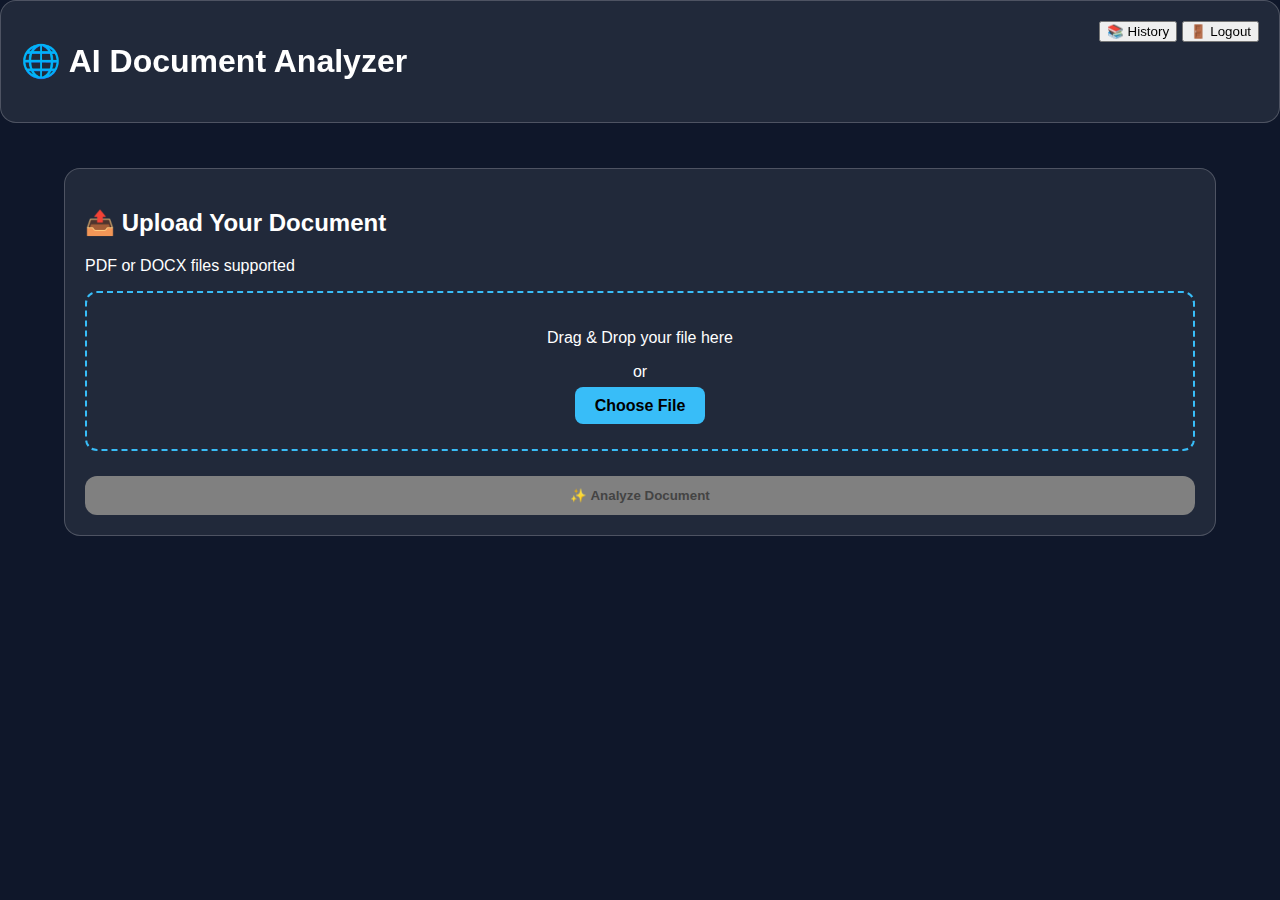
<file: src/main/resources/static/index.html>
<!DOCTYPE html>
<html lang="en">
<head>
    <meta charset="UTF-8">
    <title>AI Document Analyzer</title>

    <style>
        body {
            margin: 0;
            background: #0f172a;
            color: white;
            font-family: "Inter", sans-serif;
        }

        header {
            display: flex;
            justify-content: space-between;
            padding: 20px;
            background: rgba(255,255,255,0.05);
            backdrop-filter: blur(10px);
            border-bottom: 1px solid rgba(255,255,255,0.1);
        }

        .container { width: 90%; margin: auto; padding-top: 20px; }

        .glass-nav, .card {
            background: rgba(255,255,255,0.08);
            border: 1px solid rgba(255,255,255,0.2);
            border-radius: 16px;
            padding: 20px;
            margin-bottom: 25px;
        }

        .drop-area {
            padding: 20px;
            border: 2px dashed #38bdf8;
            border-radius: 12px;
            text-align: center;
            margin-bottom: 10px;
        }

        .drop-area.dragover {
            background: rgba(56,189,248,0.2);
            border-color: white;
        }

        .upload-label {
            padding: 10px 20px;
            background: #38bdf8;
            border-radius: 8px;
            color: black;
            cursor: pointer;
            font-weight: bold;
        }
        .upload-label input { display: none; }

        .selected-file {
            font-size: 0.9rem;
            margin-top: 8px;
            color: #38bdf8;
        }

        .btn {
            padding: 12px 20px;
            border-radius: 12px;
            border: none;
            cursor: pointer;
            font-weight: bold;
            width: 100%;
            margin-top: 15px;
        }

        .primary-btn { background: #38bdf8; color: black; }
        .primary-btn:disabled {
            background: gray;
            color: #444;
            cursor: not-allowed;
        }

        .chat-box {
            background: rgba(255,255,255,0.05);
            padding: 12px;
            height: 250px;
            overflow-y: auto;
            border-radius: 12px;
            margin-bottom: 10px;
        }

        .user-msg {
            background: #38bdf8;
            color: black;
            padding: 10px;
            margin: 8px;
            border-radius: 12px;
            text-align: right;
        }

        .ai-msg {
            background: rgba(255,255,255,0.1);
            padding: 10px;
            margin: 8px;
            border-radius: 12px;
        }

        textarea {
            width: 100%;
            height: 60px;
            border-radius: 12px;
            border: none;
            padding: 10px;
        }

        .hidden { display: none; }

        .loading { display: none; margin-top: 10px; color: #38bdf8; }
        .progress-container { height: 8px; background: #1e293b; border-radius: 6px; display: none; }
        .progress-bar { height: 8px; width: 0%; background: #38bdf8; border-radius: 6px; }
    </style>
</head>

<body>

<header class="glass-nav">
    <h1 class="logo">🌐 AI Document Analyzer</h1>
    <div>
        <button onclick="goHistory()">📚 History</button>
        <button onclick="logout()">🚪 Logout</button>
    </div>
</header>

<div class="container">

    <!-- Upload Section -->
    <div class="card" id="uploadSection">
        <h2>📤 Upload Your Document</h2>
        <p>PDF or DOCX files supported</p>

        <div id="dropArea" class="drop-area">
            <p>Drag & Drop your file here</p>
            <p>or</p>

            <label class="upload-label">
                Choose File
                <input type="file" id="fileInput" accept=".pdf,.docx" onchange="showFileName()">
            </label>

            <p id="fileNameLabel" class="selected-file"></p>
        </div>

        <button class="btn primary-btn" id="analyzeBtn" onclick="uploadFile()" disabled>
            ✨ Analyze Document
        </button>

        <div id="progressContainer" class="progress-container">
            <div id="progressBar" class="progress-bar"></div>
        </div>

        <div id="loading" class="loading">⏳ Analyzing...</div>
    </div>

    <!-- Analysis Result -->
    <div class="card hidden" id="analysisBox">
        <h2>📊 AI Analysis</h2>

        <h3>Summary</h3>
        <p id="summary"></p>

        <h3>Keywords</h3>
        <p id="keywords"></p>

        <h3>Sentiment</h3>
        <p id="sentiment"></p>
    </div>

    <!-- Chat Section -->
    <div class="card hidden" id="chatSection">
        <h2>💬 Chat With Document</h2>
        <div id="chatBox" class="chat-box"></div>
        <textarea id="chatInput" placeholder="Ask anything..."></textarea>
        <button class="btn" onclick="sendChat()">Send ➤</button>
        <button class="btn" onclick="saveChatHistory()">💾 Save Conversation</button>
    </div>

</div>



</body>
</html>
</file>
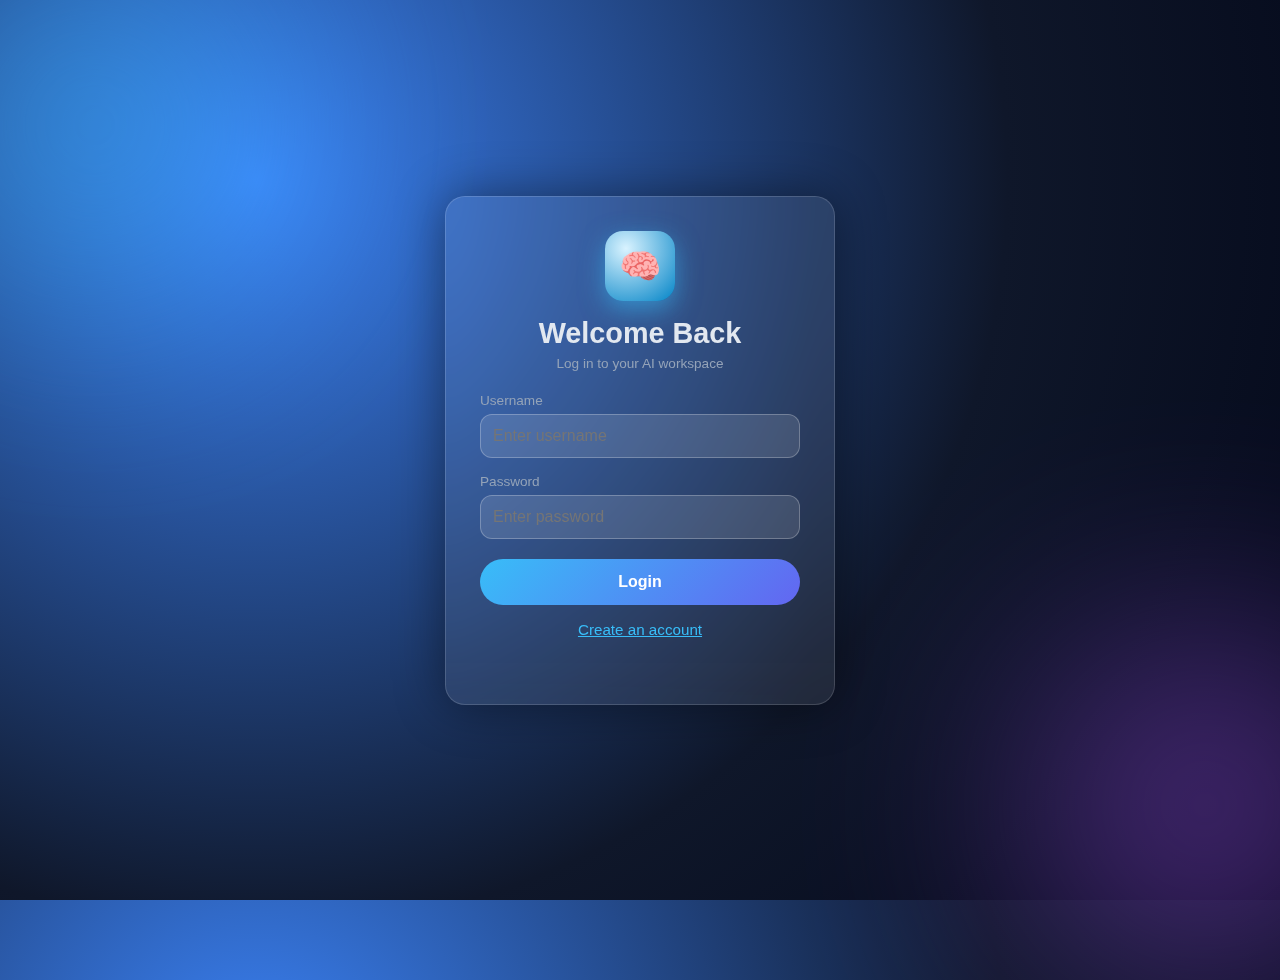
<file: src/main/resources/static/login.html>
<!DOCTYPE html>
<html lang="en">
<head>
    <meta charset="UTF-8">
    <title>Login - AI Document Analyzer</title>

    <style>
        * {
            margin: 0;
            padding: 0;
            box-sizing: border-box;
            font-family: "Inter", sans-serif;
        }

        :root {
            --glass-bg: rgba(255, 255, 255, 0.08);
            --text: #e2e8f0;
            --muted: #94a3b8;
            --accent: #38bdf8;
            --danger: #ef4444;
        }

        body {
            height: 100vh;
            background: radial-gradient(circle at 20% 20%, #3b82f6, #0f172a 60%, #020617 100%);
            display: flex;
            justify-content: center;
            align-items: center;
            overflow: hidden;
            color: var(--text);
            position: relative;
        }

        /* Blur glowing background blobs */
        .blob {
            position: absolute;
            width: 350px;
            height: 350px;
            border-radius: 50%;
            filter: blur(120px);
            opacity: 0.45;
            animation: float 10s infinite ease-in-out alternate;
            z-index: -1;
        }

        .blob.one { background: #38bdf8; left: -80px; top: -50px; }
        .blob.two { background: #a855f7; right: -100px; bottom: -80px; animation-duration: 15s; }

        @keyframes float {
            0% { transform: translate(0,0); }
            100% { transform: translate(40px,30px); }
        }

        /* Card */
        .card {
            width: 390px;
            padding: 34px;
            border-radius: 20px;
            background: var(--glass-bg);
            backdrop-filter: blur(18px);
            border: 1px solid rgba(255,255,255,0.15);
            box-shadow: 0 0 50px rgba(0,0,0,0.45);
            animation: fadeIn 1s ease;
        }

        @keyframes fadeIn {
            from { opacity: 0; transform: translateY(15px); }
            to { opacity: 1; transform: translateY(0); }
        }

        /* Logo Box */
        .logo {
            width: 70px;
            height: 70px;
            border-radius: 18px;
            margin: auto;
            background: radial-gradient(circle at 30% 25%, #d9f3ff, #0284c7);
            display: flex;
            justify-content: center;
            align-items: center;
            font-size: 34px;
            box-shadow: 0 8px 25px rgba(56,189,248,0.55);
            margin-bottom: 16px;
        }

        h2 {
            text-align: center;
            font-size: 1.8rem;
            margin-bottom: 6px;
        }

        .subtitle {
            text-align: center;
            font-size: 0.85rem;
            color: var(--muted);
            margin-bottom: 22px;
        }

        /* Input Fields */
        .input-group {
            margin-bottom: 16px;
        }

        label {
            display: block;
            margin-bottom: 6px;
            font-size: 0.85rem;
            color: var(--muted);
        }

        .input {
            width: 100%;
            padding: 12px;
            background: rgba(255,255,255,0.12);
            border: 1px solid rgba(255,255,255,0.25);
            border-radius: 12px;
            color: white;
            outline: none;
            font-size: 1rem;
            transition: 0.3s;
        }

        .input:focus {
            border-color: var(--accent);
            box-shadow: 0 0 8px var(--accent);
        }

        /* Buttons */
        .btn {
            width: 100%;
            margin-top: 4px;
            padding: 14px;
            border: none;
            border-radius: 999px;
            cursor: pointer;
            background: linear-gradient(135deg, #38bdf8, #6366f1);
            font-size: 1rem;
            font-weight: 600;
            color: white;
            transition: 0.3s;
        }

        .btn:hover {
            transform: translateY(-2px);
            filter: brightness(1.15);
        }

        /* Link Button */
        .link-btn {
            background: none;
            border: none;
            color: var(--accent);
            text-decoration: underline;
            margin-top: 16px;
            display: block;
            width: 100%;
            text-align: center;
            cursor: pointer;
            font-size: 0.95rem;
        }

        .error {
            margin-top: 12px;
            color: var(--danger);
            text-align: center;
            min-height: 20px;
        }
    </style>
</head>

<body>

<div class="blob one"></div>
<div class="blob two"></div>

<div class="card">

    <div class="logo">🧠</div>

    <h2>Welcome Back</h2>
    <p class="subtitle">Log in to your AI workspace</p>

    <div class="input-group">
        <label>Username</label>
        <input id="username" class="input" type="text" placeholder="Enter username">
    </div>

    <div class="input-group">
        <label>Password</label>
        <input id="password" class="input" type="password" placeholder="Enter password">
    </div>

    <button class="btn" onclick="login()">Login</button>
    <button class="link-btn" onclick="goSignup()">Create an account</button>

    <p id="errorMsg" class="error"></p>
</div>

<script>
function goSignup() {
    window.location.href = "signup.html";
}

function login() {
    const user = document.getElementById("username").value.trim();
    const pass = document.getElementById("password").value.trim();
    const error = document.getElementById("errorMsg");

    const users = JSON.parse(localStorage.getItem("users") || "{}");

    if (!users[user]) {
        error.textContent = "User does not exist.";
        return;
    }

    if (users[user].password !== pass) {
        error.textContent = "Incorrect password.";
        return;
    }

    localStorage.setItem("currentUser", user);
    window.location.href = "index.html";
}
</script>

</body>
</html>
</file>
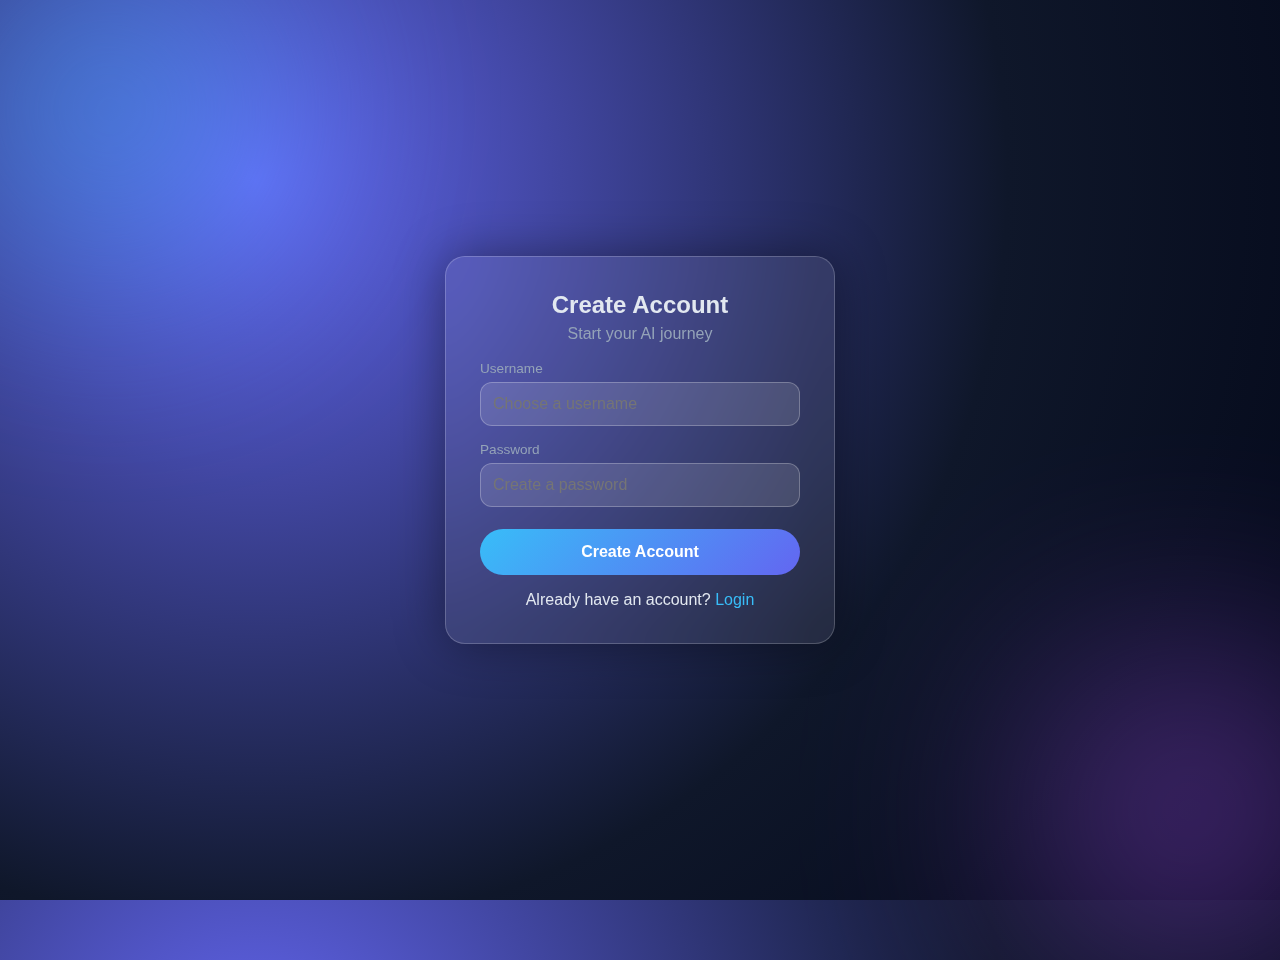
<file: src/main/resources/static/signup.html>
<!DOCTYPE html>
<html lang="en">
<head>
    <meta charset="UTF-8">
    <title>Create Account - AI Document Analyzer</title>

    <style>
        * { margin:0; padding:0; box-sizing:border-box; font-family:"Inter",sans-serif; }

        body {
            height:100vh;
            background:radial-gradient(circle at 20% 20%, #6366f1, #0f172a 60%, #020617);
            display:flex;
            justify-content:center;
            align-items:center;
            color:#e2e8f0;
            overflow:hidden;
            position:relative;
        }

        .blob { 
            position:absolute; 
            width:300px; 
            height:300px; 
            border-radius:50%; 
            filter:blur(120px);
            opacity:.5; 
            animation:float 12s infinite alternate;
            z-index:-1;
        }

        .blob.one{ background:#38bdf8; top:-40px; left:-40px; }
        .blob.two{ background:#a855f7; bottom:-60px; right:-60px; animation-duration:18s; }

        @keyframes float {
            from { transform:translate(0,0); }
            to   { transform:translate(40px,30px); }
        }

        .card {
            width:390px;
            padding:34px;
            border-radius:20px;
            background:rgba(255,255,255,0.08);
            backdrop-filter:blur(18px);
            border:1px solid rgba(255,255,255,0.2);
            box-shadow:0 0 50px rgba(0,0,0,0.4);
            animation:fadeIn 1s ease;
        }

        @keyframes fadeIn {
            from { opacity:0; transform:translateY(15px); }
            to   { opacity:1; transform:translateY(0); }
        }

        h2 {
            text-align:center;
            margin-bottom:6px;
        }

        .subtitle {
            text-align:center;
            margin-bottom:18px;
            color:#94a3b8;
        }

        .input-group { margin-bottom:16px; }
        label { font-size:0.85rem; color:#94a3b8; margin-bottom:6px; display:block; }

        input {
            width:100%;
            padding:12px;
            border-radius:12px;
            background:rgba(255,255,255,0.12);
            border:1px solid rgba(255,255,255,0.25);
            color:white;
            outline:none;
            font-size:1rem;
        }

        input:focus {
            border-color:#38bdf8;
            box-shadow:0 0 8px #38bdf8;
        }

        .btn {
            width:100%;
            padding:14px;
            border-radius:999px;
            border:none;
            background:linear-gradient(135deg,#38bdf8,#6366f1);
            color:white;
            font-size:1rem;
            font-weight:600;
            cursor:pointer;
            margin-top:6px;
        }

        .btn:hover { filter:brightness(1.15); }

        .link { text-align:center; margin-top:16px; }
        .link a { color:#38bdf8; text-decoration:none; }
        .link a:hover { text-decoration:underline; }

        .error { color:#ef4444; text-align:center; margin-top:10px; }
    </style>
</head>

<body>

<div class="blob one"></div>
<div class="blob two"></div>

<div class="card">

    <h2>Create Account</h2>
    <p class="subtitle">Start your AI journey</p>

    <div class="input-group">
        <label>Username</label>
        <input id="newUser" type="text" placeholder="Choose a username">
    </div>

    <div class="input-group">
        <label>Password</label>
        <input id="newPass" type="password" placeholder="Create a password">
    </div>

    <button class="btn" onclick="createAccount()">Create Account</button>

    <p id="errorMsg" class="error"></p>

    <p class="link">Already have an account? <a href="login.html">Login</a></p>
</div>

<script>
function createAccount() {
    const user = document.getElementById("newUser").value.trim();
    const pass = document.getElementById("newPass").value.trim();
    const error = document.getElementById("errorMsg");

    if (!user || !pass) {
        error.textContent = "Please fill in all fields.";
        return;
    }

    const users = JSON.parse(localStorage.getItem("users") || "{}");

    if (users[user]) {
        error.textContent = "Username already exists!";
        return;
    }

    users[user] = { password: pass };

    localStorage.setItem("users", JSON.stringify(users));

    alert("Account created successfully!");
    window.location.href = "login.html";
}
</script>

</body>
</html>
</file>
